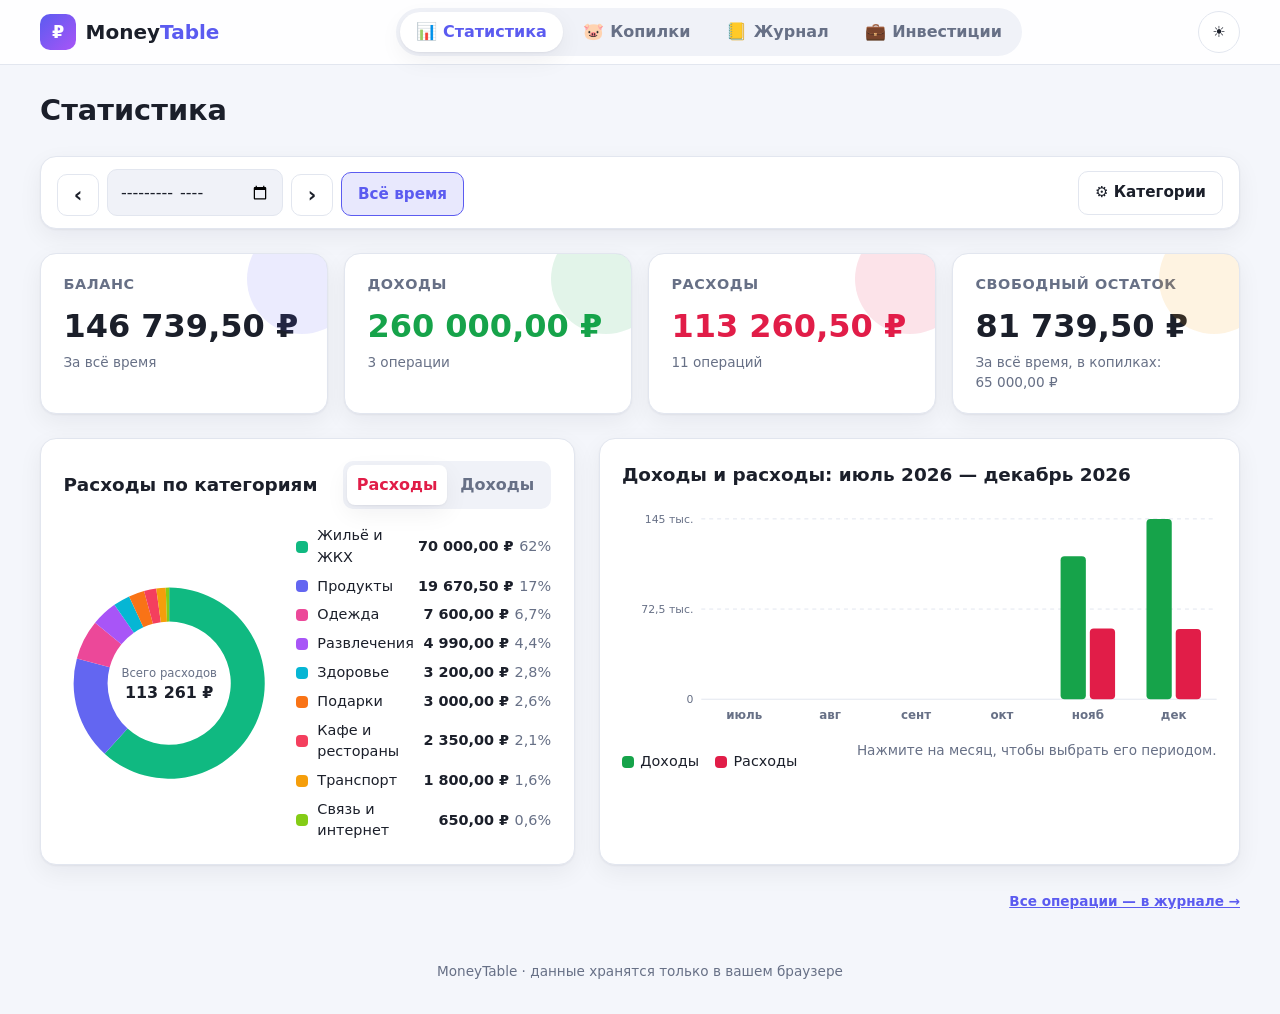
<file: index.html>
<!DOCTYPE html>
<html lang="ru">
<head>
  <meta charset="UTF-8">
  <meta name="viewport" content="width=device-width, initial-scale=1">
  <meta name="description" content="MoneyTable — простой учёт личных финансов и копилок в браузере">
  <title>Статистика — MoneyTable</title>
  <link rel="icon" href="data:image/svg+xml,%3Csvg xmlns='http://www.w3.org/2000/svg' viewBox='0 0 100 100'%3E%3Ctext y='.9em' font-size='90'%3E%F0%9F%92%B0%3C/text%3E%3C/svg%3E">
  <link rel="stylesheet" href="style.css">
  <script src="js/theme.js"></script>
</head>
<body data-page="stats">
  <a class="skip-link" href="#main">Перейти к содержимому</a>

  <header class="header">
    <div class="container header__inner">
      <a class="logo" href="index.html" aria-label="MoneyTable — на главную">
        <span class="logo__icon" aria-hidden="true">₽</span>
        <span class="logo__text" aria-hidden="true">Money<span>Table</span></span>
      </a>
      <nav class="nav" aria-label="Разделы">
        <ul class="nav__list">
          <li><a class="nav__link" href="index.html" aria-current="page"><span class="nav__icon" aria-hidden="true">📊</span>Статистика</a></li>
          <li><a class="nav__link" href="goals.html"><span class="nav__icon" aria-hidden="true">🐷</span>Копилки</a></li>
          <li><a class="nav__link" href="journal.html"><span class="nav__icon" aria-hidden="true">📒</span>Журнал</a></li>
          <li><a class="nav__link" href="investments.html"><span class="nav__icon" aria-hidden="true">💼</span>Инвестиции</a></li>
        </ul>
      </nav>
      <button id="themeToggle" class="btn btn--icon" type="button" aria-label="Переключить тему" title="Переключить тему">
        <span class="theme-icon theme-icon--sun" aria-hidden="true">☀️</span>
        <span class="theme-icon theme-icon--moon" aria-hidden="true">🌙</span>
      </button>
    </div>
  </header>

  <main id="main" class="container main" tabindex="-1">
    <h1 class="page-title">Статистика</h1>

    <section class="period panel panel--compact" aria-label="Период">
      <div class="period__controls">
        <button type="button" class="btn btn--ghost btn--square" id="periodPrev" aria-label="Предыдущий месяц" title="Предыдущий месяц">‹</button>
        <div class="field period__field">
          <label for="period">Месяц</label>
          <input type="month" id="period">
        </div>
        <button type="button" class="btn btn--ghost btn--square" id="periodNext" aria-label="Следующий месяц" title="Следующий месяц">›</button>
        <button type="button" class="btn btn--ghost" id="periodAll" aria-pressed="true">Всё время</button>
      </div>
      <button type="button" class="btn btn--ghost" data-open-categories>⚙ Категории</button>
    </section>

    <section class="cards" aria-label="Сводка">
      <article class="card card--balance">
        <h2 class="card__title">Баланс</h2>
        <p class="card__value" id="sumBalance" aria-live="polite">0 ₽</p>
        <p class="card__hint" id="periodLabel">За всё время</p>
      </article>
      <article class="card card--income">
        <h2 class="card__title">Доходы</h2>
        <p class="card__value" id="sumIncome" aria-live="polite">0 ₽</p>
        <p class="card__hint" id="countIncome">0 операций</p>
      </article>
      <article class="card card--expense">
        <h2 class="card__title">Расходы</h2>
        <p class="card__value" id="sumExpense" aria-live="polite">0 ₽</p>
        <p class="card__hint" id="countExpense">0 операций</p>
      </article>
      <article class="card card--free">
        <h2 class="card__title">Свободный остаток</h2>
        <p class="card__value" id="sumFree" aria-live="polite" aria-describedby="freeNote">0 ₽</p>
        <p class="card__hint" id="freeHint">В копилках: 0 ₽</p>
        <p class="sr-only" id="freeNote">Баланс за всё время минус деньги, отложенные в копилки</p>
      </article>
    </section>

    <div class="grid grid--stats">
      <section class="panel" aria-labelledby="chartTitle">
        <div class="panel__head">
          <h2 class="panel__title" id="chartTitle">Расходы по категориям</h2>
          <fieldset class="segmented segmented--inline">
            <legend class="sr-only">Что показать на диаграмме</legend>
            <input type="radio" name="chartType" id="chartExpense" value="expense" checked>
            <label for="chartExpense">Расходы</label>
            <input type="radio" name="chartType" id="chartIncome" value="income">
            <label for="chartIncome">Доходы</label>
          </fieldset>
        </div>
        <div class="chart">
          <svg id="chart" class="chart__svg" viewBox="0 0 200 200" role="img" aria-labelledby="chartDesc">
            <title id="chartDesc">Диаграмма по категориям</title>
          </svg>
          <ul class="legend" id="legend" aria-label="Легенда диаграммы"></ul>
        </div>
      </section>

      <section class="panel" aria-labelledby="monthlyTitle">
        <h2 class="panel__title" id="monthlyTitle">Доходы и расходы по месяцам</h2>
        <svg id="monthly" class="bars" viewBox="0 0 600 236" role="group" aria-labelledby="monthlyDesc">
          <title id="monthlyDesc">Доходы и расходы по месяцам</title>
        </svg>
        <div class="bars__foot">
          <ul class="bars__legend" aria-hidden="true">
            <li><span class="legend__dot bars__key--income"></span>Доходы</li>
            <li><span class="legend__dot bars__key--expense"></span>Расходы</li>
          </ul>
          <p class="panel__note bars__note">Нажмите на месяц, чтобы выбрать его периодом.</p>
        </div>
      </section>
    </div>

    <p class="page-links"><a class="link-btn" href="journal.html">Все операции — в журнале →</a></p>
  </main>

  <footer class="footer">
    <div class="container">MoneyTable · данные хранятся только в вашем браузере</div>
  </footer>

  <div class="toast" id="toast" role="status" aria-live="polite"></div>

  <script src="js/common.js"></script>
  <script src="js/stats.js"></script>
</body>
</html>
</file>
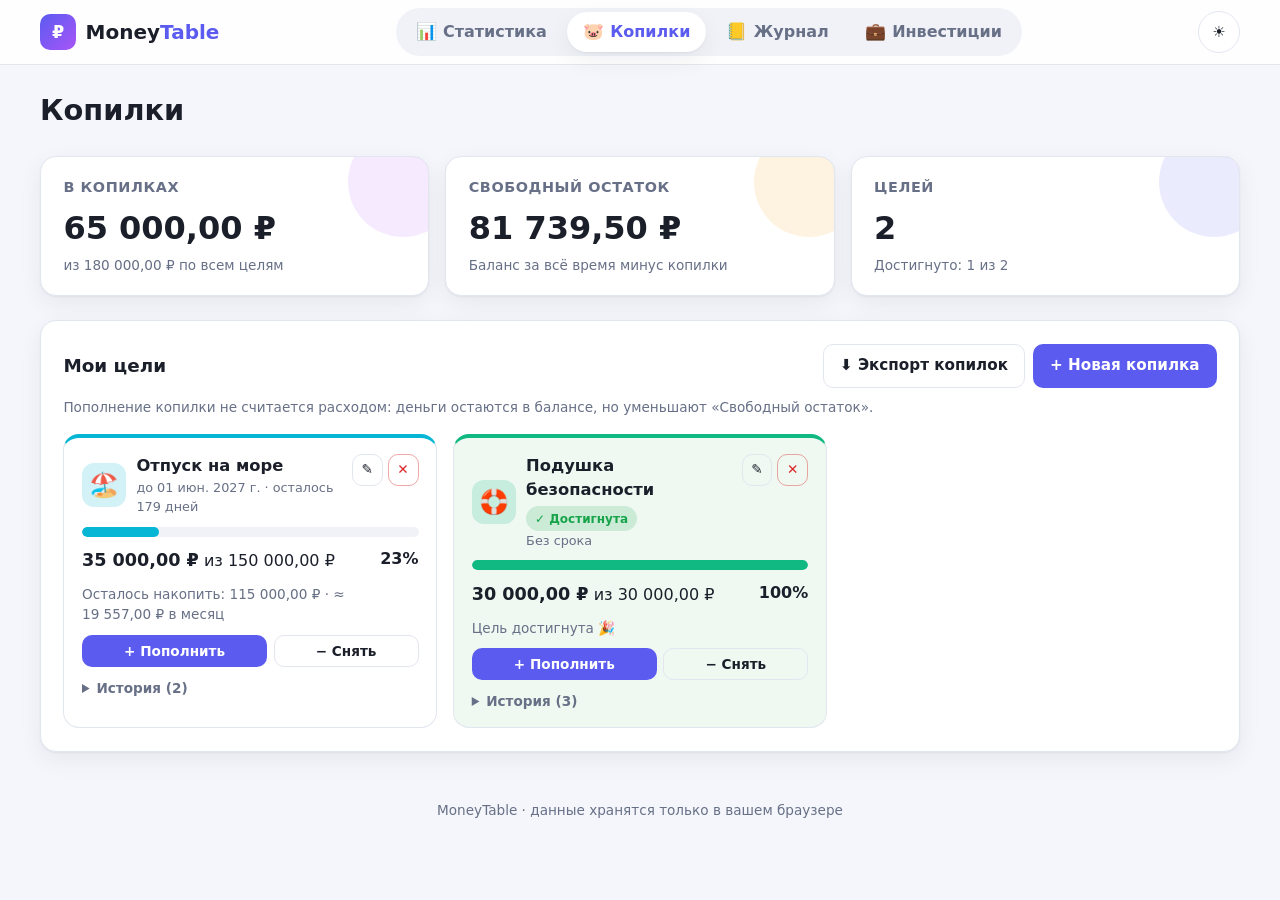
<file: goals.html>
<!DOCTYPE html>
<html lang="ru">
<head>
  <meta charset="UTF-8">
  <meta name="viewport" content="width=device-width, initial-scale=1">
  <meta name="description" content="MoneyTable — копилки и финансовые цели">
  <title>Копилки — MoneyTable</title>
  <link rel="icon" href="data:image/svg+xml,%3Csvg xmlns='http://www.w3.org/2000/svg' viewBox='0 0 100 100'%3E%3Ctext y='.9em' font-size='90'%3E%F0%9F%92%B0%3C/text%3E%3C/svg%3E">
  <link rel="stylesheet" href="style.css">
  <script src="js/theme.js"></script>
</head>
<body data-page="goals">
  <a class="skip-link" href="#main">Перейти к содержимому</a>

  <header class="header">
    <div class="container header__inner">
      <a class="logo" href="index.html" aria-label="MoneyTable — на главную">
        <span class="logo__icon" aria-hidden="true">₽</span>
        <span class="logo__text" aria-hidden="true">Money<span>Table</span></span>
      </a>
      <nav class="nav" aria-label="Разделы">
        <ul class="nav__list">
          <li><a class="nav__link" href="index.html"><span class="nav__icon" aria-hidden="true">📊</span>Статистика</a></li>
          <li><a class="nav__link" href="goals.html" aria-current="page"><span class="nav__icon" aria-hidden="true">🐷</span>Копилки</a></li>
          <li><a class="nav__link" href="journal.html"><span class="nav__icon" aria-hidden="true">📒</span>Журнал</a></li>
          <li><a class="nav__link" href="investments.html"><span class="nav__icon" aria-hidden="true">💼</span>Инвестиции</a></li>
        </ul>
      </nav>
      <button id="themeToggle" class="btn btn--icon" type="button" aria-label="Переключить тему" title="Переключить тему">
        <span class="theme-icon theme-icon--sun" aria-hidden="true">☀️</span>
        <span class="theme-icon theme-icon--moon" aria-hidden="true">🌙</span>
      </button>
    </div>
  </header>

  <main id="main" class="container main" tabindex="-1">
    <h1 class="page-title">Копилки</h1>

    <section class="cards cards--3" aria-label="Сводка по копилкам">
      <article class="card card--goals">
        <h2 class="card__title">В копилках</h2>
        <p class="card__value" id="sumInGoals" aria-live="polite">0 ₽</p>
        <p class="card__hint" id="inGoalsHint">Копилок пока нет</p>
      </article>
      <article class="card card--free">
        <h2 class="card__title">Свободный остаток</h2>
        <p class="card__value" id="sumFree" aria-live="polite">0 ₽</p>
        <p class="card__hint" id="freeHint">Баланс за всё время минус копилки</p>
      </article>
      <article class="card card--balance">
        <h2 class="card__title">Целей</h2>
        <p class="card__value" id="sumGoals" aria-live="polite">0</p>
        <p class="card__hint" id="goalsHint">Создайте первую цель</p>
      </article>
    </section>

    <section class="panel" aria-labelledby="goalsTitle">
      <div class="panel__head">
        <h2 class="panel__title" id="goalsTitle">Мои цели</h2>
        <div class="toolbar">
          <button type="button" class="btn btn--ghost" id="exportGoalsCsv">⬇ Экспорт копилок</button>
          <button type="button" class="btn btn--primary" id="addGoal">+ Новая копилка</button>
        </div>
      </div>
      <p class="panel__note">Пополнение копилки не считается расходом: деньги остаются в балансе, но уменьшают «Свободный остаток».</p>
      <div class="goals" id="goalsList"></div>
      <p class="empty" id="goalsEmpty" hidden>Копилок пока нет. Создайте первую цель — например, «Отпуск» или «Подушка безопасности».</p>
    </section>
  </main>

  <footer class="footer">
    <div class="container">MoneyTable · данные хранятся только в вашем браузере</div>
  </footer>

  <!-- Создание и редактирование копилки -->
  <dialog class="dialog" id="goalDialog" aria-labelledby="goalDialogTitle">
    <form class="dialog__body" id="goalForm" novalidate>
      <div class="dialog__head">
        <h2 id="goalDialogTitle">Новая копилка</h2>
        <button type="button" class="btn btn--icon" data-close aria-label="Закрыть">✕</button>
      </div>
      <input type="hidden" id="goalId">
      <div class="field">
        <label for="goalName">Название</label>
        <input type="text" id="goalName" maxlength="40" placeholder="Например: Отпуск" required aria-describedby="goalNameError">
        <span class="field__error" id="goalNameError" role="alert"></span>
      </div>
      <div class="field">
        <label for="goalTarget">Цель, ₽</label>
        <input type="number" id="goalTarget" inputmode="decimal" min="1" step="0.01" placeholder="100000" required aria-describedby="goalTargetError">
        <span class="field__error" id="goalTargetError" role="alert"></span>
      </div>
      <div class="field">
        <label for="goalDeadline">Срок (необязательно)</label>
        <input type="date" id="goalDeadline" aria-describedby="goalDeadlineError">
        <span class="field__error" id="goalDeadlineError" role="alert"></span>
      </div>
      <div class="form-row">
        <div class="field">
          <label for="goalEmoji">Эмодзи</label>
          <input type="text" id="goalEmoji" maxlength="8" placeholder="🎯">
        </div>
        <div class="field">
          <label for="goalColor">Цвет</label>
          <input type="color" class="color-input color-input--wide" id="goalColor" value="#6366f1">
        </div>
      </div>
      <div class="dialog__actions">
        <button type="button" class="btn btn--ghost" data-close>Отмена</button>
        <button type="submit" class="btn btn--primary" id="goalSubmit">Создать</button>
      </div>
    </form>
  </dialog>

  <!-- Пополнение / снятие -->
  <dialog class="dialog dialog--small" id="moveDialog" aria-labelledby="moveTitle">
    <form class="dialog__body" id="moveForm" novalidate>
      <div class="dialog__head">
        <h2 id="moveTitle">Копилка</h2>
        <button type="button" class="btn btn--icon" data-close aria-label="Закрыть">✕</button>
      </div>
      <input type="hidden" id="moveGoalId">
      <fieldset class="segmented">
        <legend class="sr-only">Действие</legend>
        <input type="radio" name="moveKind" id="moveDeposit" value="deposit" checked>
        <label for="moveDeposit">Пополнить</label>
        <input type="radio" name="moveKind" id="moveWithdraw" value="withdraw">
        <label for="moveWithdraw">Снять</label>
      </fieldset>
      <p class="dialog__note" id="moveHint" aria-live="polite"></p>
      <div class="field">
        <label for="moveAmount">Сумма, ₽</label>
        <input type="number" id="moveAmount" inputmode="decimal" min="0.01" step="0.01" placeholder="0,00" required aria-describedby="moveAmountError">
        <span class="field__error" id="moveAmountError" role="alert"></span>
      </div>
      <div class="field">
        <label for="moveDate">Дата</label>
        <input type="date" id="moveDate" required aria-describedby="moveDateError">
        <span class="field__error" id="moveDateError" role="alert"></span>
      </div>
      <div class="field">
        <label for="moveComment">Комментарий</label>
        <input type="text" id="moveComment" maxlength="120" placeholder="Необязательно">
      </div>
      <div class="dialog__actions">
        <button type="button" class="btn btn--ghost" data-close>Отмена</button>
        <button type="submit" class="btn btn--primary" id="moveSubmit">Пополнить</button>
      </div>
    </form>
  </dialog>


  <div class="toast" id="toast" role="status" aria-live="polite"></div>

  <script src="js/common.js"></script>
  <script src="js/goals.js"></script>
</body>
</html>
</file>
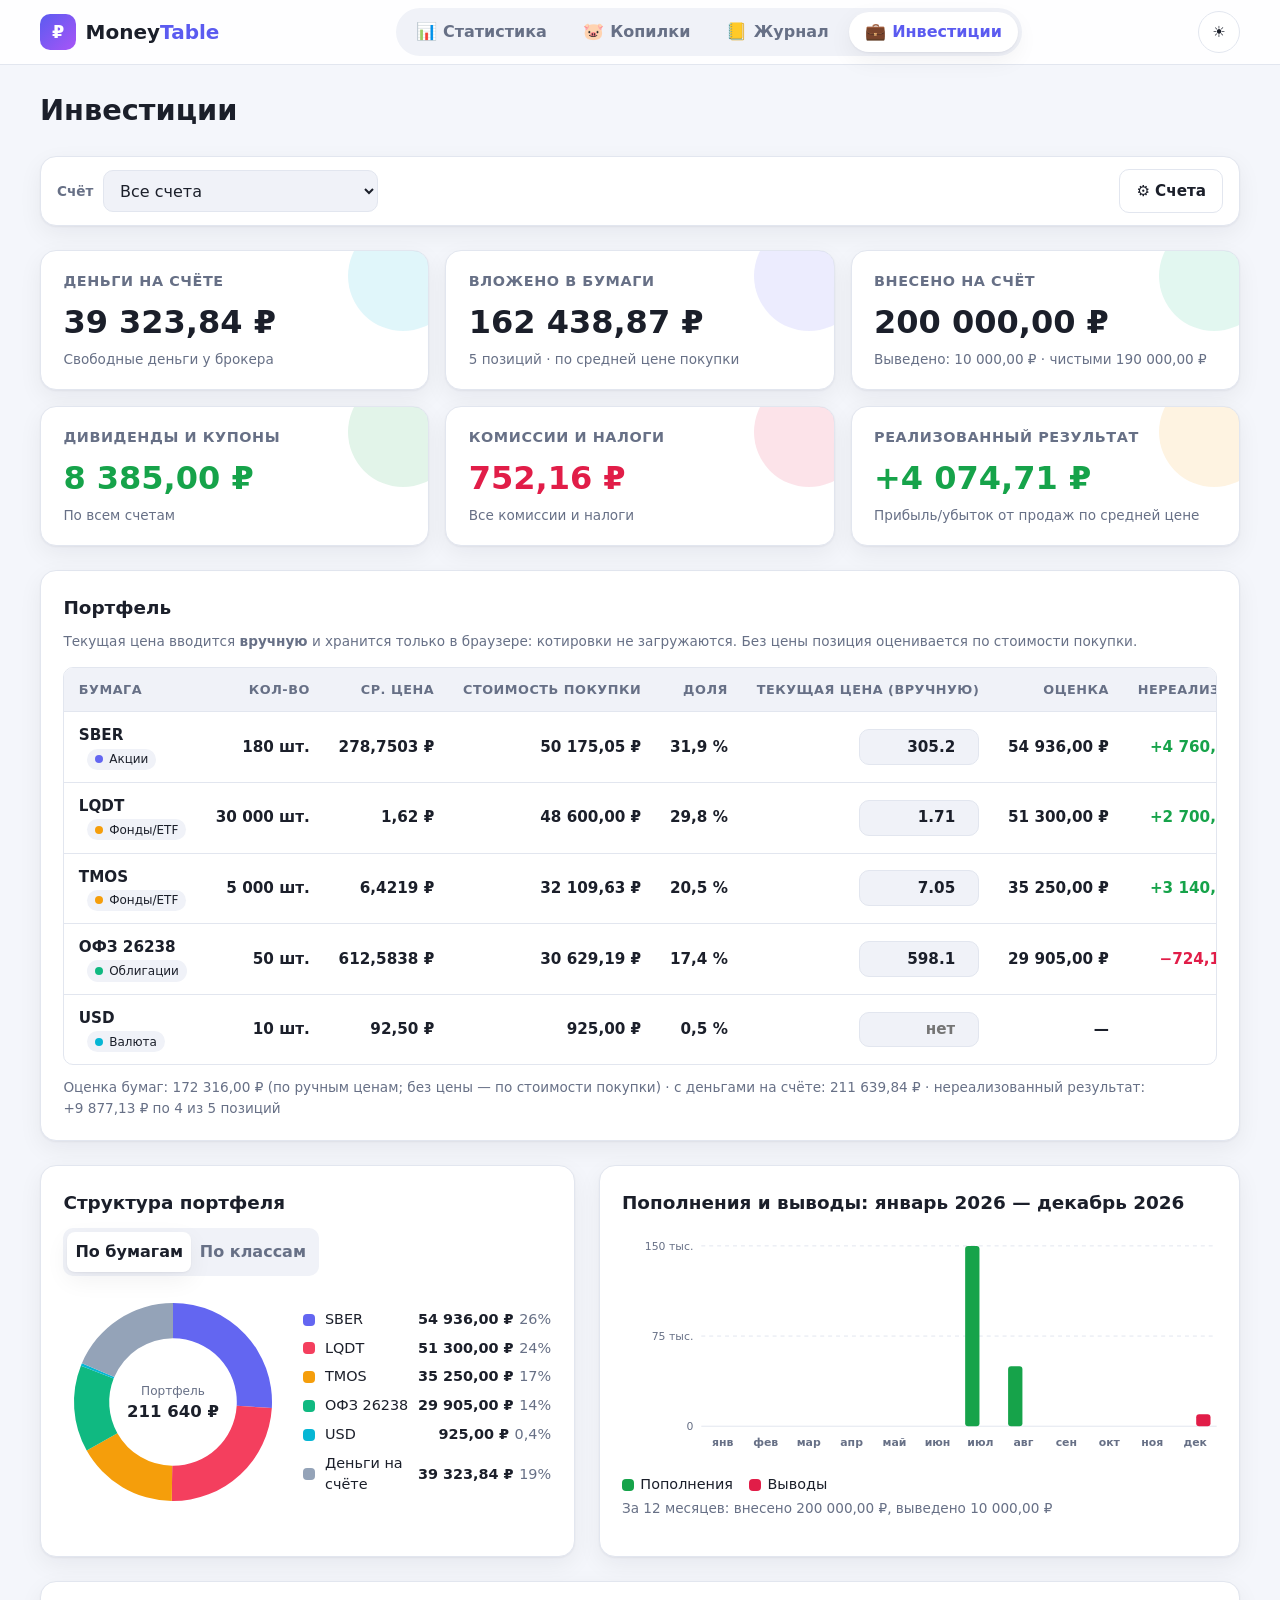
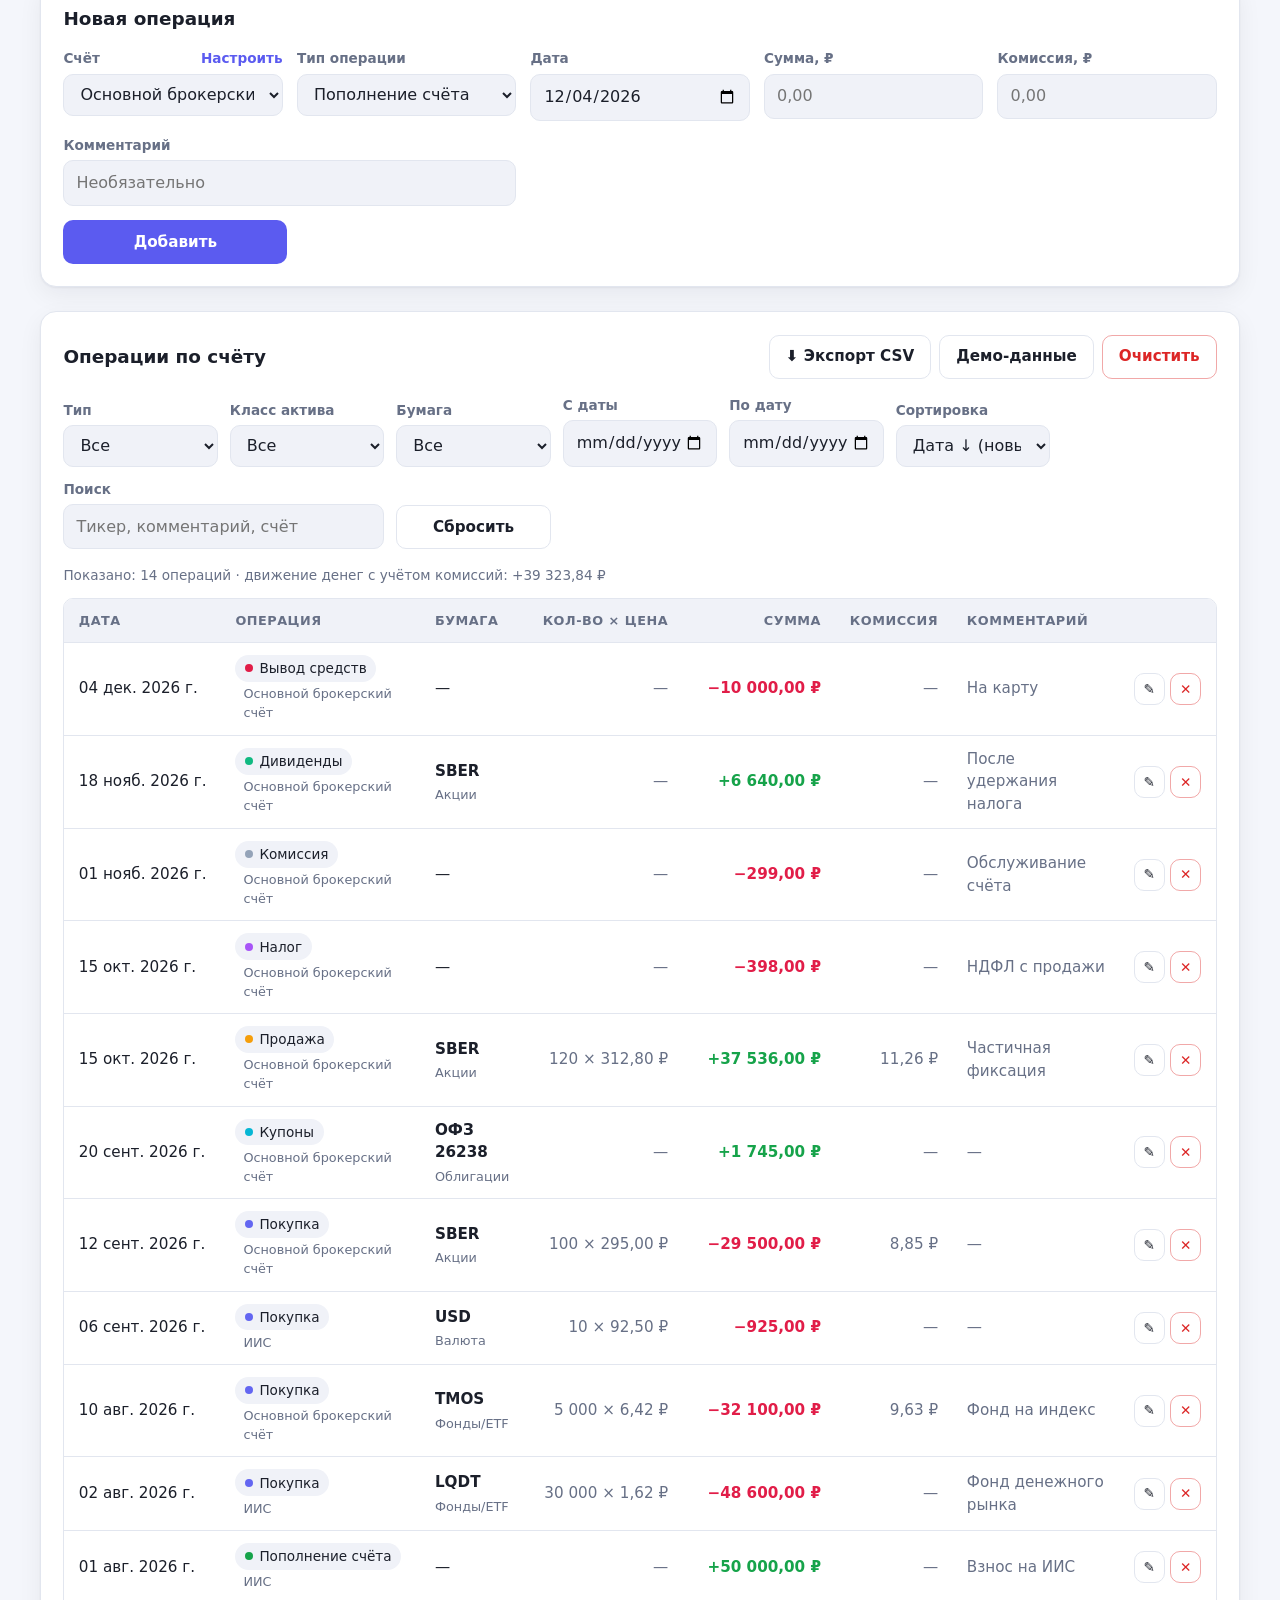
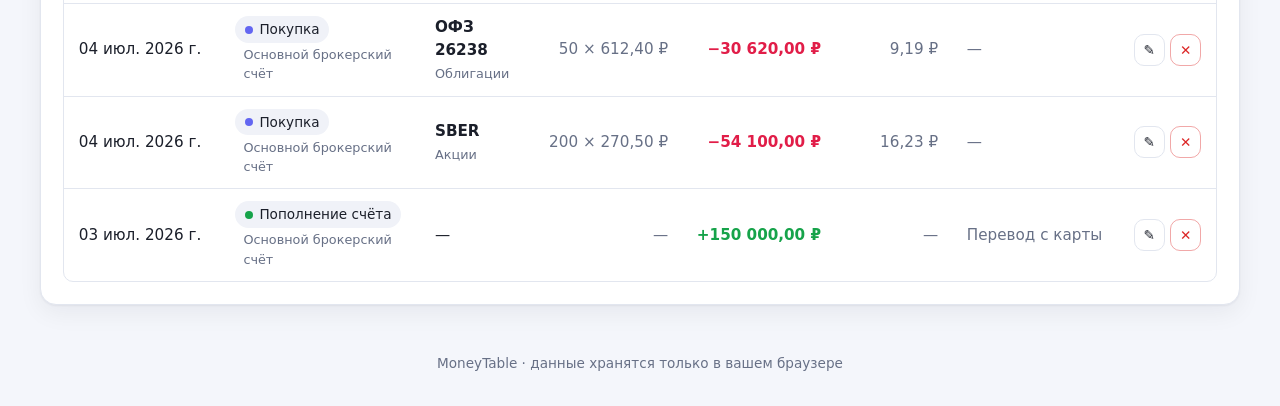
<file: investments.html>
<!DOCTYPE html>
<html lang="ru">
<head>
  <meta charset="UTF-8">
  <meta name="viewport" content="width=device-width, initial-scale=1">
  <meta name="description" content="MoneyTable — учёт операций по брокерским счетам">
  <title>Инвестиции — MoneyTable</title>
  <link rel="icon" href="data:image/svg+xml,%3Csvg xmlns='http://www.w3.org/2000/svg' viewBox='0 0 100 100'%3E%3Ctext y='.9em' font-size='90'%3E%F0%9F%92%B0%3C/text%3E%3C/svg%3E">
  <link rel="stylesheet" href="style.css">
  <script src="js/theme.js"></script>
</head>
<body data-page="investments">
  <a class="skip-link" href="#main">Перейти к содержимому</a>

  <header class="header">
    <div class="container header__inner">
      <a class="logo" href="index.html" aria-label="MoneyTable — на главную">
        <span class="logo__icon" aria-hidden="true">₽</span>
        <span class="logo__text" aria-hidden="true">Money<span>Table</span></span>
      </a>
      <nav class="nav" aria-label="Разделы">
        <ul class="nav__list">
          <li><a class="nav__link" href="index.html"><span class="nav__icon" aria-hidden="true">📊</span>Статистика</a></li>
          <li><a class="nav__link" href="goals.html"><span class="nav__icon" aria-hidden="true">🐷</span>Копилки</a></li>
          <li><a class="nav__link" href="journal.html"><span class="nav__icon" aria-hidden="true">📒</span>Журнал</a></li>
          <li><a class="nav__link" href="investments.html" aria-current="page"><span class="nav__icon" aria-hidden="true">💼</span>Инвестиции</a></li>
        </ul>
      </nav>
      <button id="themeToggle" class="btn btn--icon" type="button" aria-label="Переключить тему" title="Переключить тему">
        <span class="theme-icon theme-icon--sun" aria-hidden="true">☀️</span>
        <span class="theme-icon theme-icon--moon" aria-hidden="true">🌙</span>
      </button>
    </div>
  </header>

  <main id="main" class="container main" tabindex="-1">
    <h1 class="page-title">Инвестиции</h1>

    <section class="period panel panel--compact" aria-label="Брокерский счёт">
      <div class="period__controls">
        <div class="field account-field">
          <label for="accFilter">Счёт</label>
          <select id="accFilter"></select>
        </div>
      </div>
      <button type="button" class="btn btn--ghost" data-open-accounts>⚙ Счета</button>
    </section>

    <section class="cards cards--3 cards--inv" aria-label="Сводка по портфелю">
      <article class="card card--cash">
        <h2 class="card__title">Деньги на счёте</h2>
        <p class="card__value" id="sumCash" aria-live="polite">0 ₽</p>
        <p class="card__hint" id="cashHint">Свободный остаток у брокера</p>
      </article>
      <article class="card card--invested">
        <h2 class="card__title">Вложено в бумаги</h2>
        <p class="card__value" id="sumInvested" aria-live="polite">0 ₽</p>
        <p class="card__hint" id="investedHint">По средней цене покупки</p>
      </article>
      <article class="card card--deposited">
        <h2 class="card__title">Внесено на счёт</h2>
        <p class="card__value" id="sumDeposited" aria-live="polite">0 ₽</p>
        <p class="card__hint" id="depositedHint">Выведено: 0 ₽</p>
      </article>
      <article class="card card--income">
        <h2 class="card__title">Дивиденды и купоны</h2>
        <p class="card__value" id="sumIncomeInv" aria-live="polite">0 ₽</p>
        <p class="card__hint" id="incomeHint">Получено за всё время</p>
      </article>
      <article class="card card--expense">
        <h2 class="card__title">Комиссии и налоги</h2>
        <p class="card__value" id="sumCosts" aria-live="polite">0 ₽</p>
        <p class="card__hint">Все комиссии и налоги</p>
      </article>
      <article class="card card--pnl">
        <h2 class="card__title">Реализованный результат</h2>
        <p class="card__value" id="sumRealized" aria-live="polite">0 ₽</p>
        <p class="card__hint">Прибыль/убыток от продаж по средней цене</p>
      </article>
    </section>

    <section class="panel" aria-labelledby="holdTitle">
      <div class="panel__head">
        <h2 class="panel__title" id="holdTitle">Портфель</h2>
      </div>
      <p class="panel__note">Текущая цена вводится <strong>вручную</strong> и хранится только в браузере: котировки не загружаются. Без цены позиция оценивается по стоимости покупки.</p>
      <p class="alert" id="dataWarning" role="alert" hidden></p>
      <div class="table-wrap">
        <table class="table table--inv">
          <caption class="sr-only">Позиции в портфеле</caption>
          <thead>
            <tr>
              <th scope="col">Бумага</th>
              <th scope="col" class="num">Кол-во</th>
              <th scope="col" class="num">Ср. цена</th>
              <th scope="col" class="num">Стоимость покупки</th>
              <th scope="col" class="num">Доля</th>
              <th scope="col" class="num">Текущая цена (вручную)</th>
              <th scope="col" class="num">Оценка</th>
              <th scope="col" class="num">Нереализ. результат</th>
            </tr>
          </thead>
          <tbody id="holdBody"></tbody>
        </table>
        <p class="empty" id="holdEmpty" hidden>Открытых позиций нет.</p>
      </div>
      <p class="list-totals hold-totals" id="holdTotals" aria-live="polite"></p>
    </section>

    <div class="grid grid--stats">
      <section class="panel" aria-labelledby="structTitle">
        <div class="panel__head">
          <h2 class="panel__title" id="structTitle">Структура портфеля</h2>
          <fieldset class="segmented segmented--inline">
            <legend class="sr-only">Группировка диаграммы</legend>
            <input type="radio" name="structBy" id="structTicker" value="ticker" checked>
            <label for="structTicker">По бумагам</label>
            <input type="radio" name="structBy" id="structClass" value="class">
            <label for="structClass">По классам</label>
          </fieldset>
        </div>
        <div class="chart">
          <svg id="structChart" class="chart__svg" viewBox="0 0 200 200" role="img" aria-labelledby="structDesc">
            <title id="structDesc">Структура портфеля</title>
          </svg>
          <ul class="legend" id="structLegend" aria-label="Легенда структуры портфеля"></ul>
        </div>
      </section>

      <section class="panel" aria-labelledby="flowTitle">
        <h2 class="panel__title" id="flowTitle">Пополнения и выводы по месяцам</h2>
        <svg id="flowChart" class="bars" viewBox="0 0 600 236" role="img" aria-labelledby="flowDesc">
          <title id="flowDesc">Пополнения и выводы по месяцам</title>
        </svg>
        <div class="bars__foot">
          <ul class="bars__legend" aria-hidden="true">
            <li><span class="legend__dot bars__key--income"></span>Пополнения</li>
            <li><span class="legend__dot bars__key--expense"></span>Выводы</li>
          </ul>
          <p class="panel__note bars__note" id="flowNote"></p>
        </div>
      </section>
    </div>

    <div class="stack">
      <section class="panel" aria-labelledby="formTitle">
        <div class="panel__head">
          <h2 class="panel__title" id="formTitle">Новая операция</h2>
        </div>
        <form id="opForm" class="form form--inv" novalidate>
          <input type="hidden" id="opId">
          <div class="field">
            <div class="field__row">
              <label for="opAccount">Счёт</label>
              <button type="button" class="link-btn" data-open-accounts>Настроить</button>
            </div>
            <select id="opAccount" required></select>
          </div>
          <div class="form-row">
            <div class="field">
              <label for="opType">Тип операции</label>
              <select id="opType" required>
                <option value="deposit">Пополнение счёта</option>
                <option value="withdraw">Вывод средств</option>
                <option value="buy">Покупка</option>
                <option value="sell">Продажа</option>
                <option value="dividend">Дивиденды</option>
                <option value="coupon">Купоны</option>
                <option value="fee">Комиссия</option>
                <option value="tax">Налог</option>
              </select>
            </div>
            <div class="field">
              <label for="opDate">Дата</label>
              <input type="date" id="opDate" required aria-describedby="opDateError">
              <span class="field__error" id="opDateError" role="alert"></span>
            </div>
          </div>
          <div class="form-row" id="securityFields">
            <div class="field">
              <label for="opTicker">Тикер или название</label>
              <input type="text" id="opTicker" list="tickerList" maxlength="24" autocomplete="off" placeholder="Например: SBER" aria-describedby="opTickerError holdHint">
              <datalist id="tickerList"></datalist>
              <span class="field__error" id="opTickerError" role="alert"></span>
            </div>
            <div class="field">
              <label for="opClass">Класс актива</label>
              <select id="opClass">
                <option value="stock">Акции</option>
                <option value="bond">Облигации</option>
                <option value="fund">Фонды/ETF</option>
                <option value="currency">Валюта</option>
                <option value="other">Другое</option>
              </select>
            </div>
          </div>
          <p class="hold-hint" id="holdHint" aria-live="polite"></p>
          <div class="form-row" id="tradeFields">
            <div class="field">
              <label for="opQty">Количество, шт.</label>
              <input type="number" id="opQty" inputmode="decimal" min="0" step="any" placeholder="0" aria-describedby="opQtyError">
              <span class="field__error" id="opQtyError" role="alert"></span>
            </div>
            <div class="field">
              <label for="opPrice">Цена за штуку, ₽</label>
              <input type="number" id="opPrice" inputmode="decimal" min="0" step="any" placeholder="0,00" aria-describedby="opPriceError">
              <span class="field__error" id="opPriceError" role="alert"></span>
            </div>
          </div>
          <div class="form-row">
            <div class="field">
              <label for="opAmount" id="opAmountLabel">Сумма, ₽</label>
              <input type="number" id="opAmount" inputmode="decimal" min="0" step="0.01" placeholder="0,00" aria-describedby="opAmountError">
              <span class="field__error" id="opAmountError" role="alert"></span>
            </div>
            <div class="field" id="feeField">
              <label for="opFee">Комиссия, ₽</label>
              <input type="number" id="opFee" inputmode="decimal" min="0" step="0.01" placeholder="0,00" aria-describedby="opFeeError">
              <span class="field__error" id="opFeeError" role="alert"></span>
            </div>
          </div>
          <div class="field field--comment">
            <label for="opComment">Комментарий</label>
            <input type="text" id="opComment" maxlength="120" placeholder="Необязательно">
          </div>
          <p class="field__error form__error" id="opFormError" role="alert"></p>
          <div class="form__actions">
            <button type="submit" class="btn btn--primary" id="opSubmit">Добавить</button>
            <button type="button" class="btn btn--ghost" id="opCancel" hidden>Отмена</button>
          </div>
        </form>
      </section>

      <section class="panel" aria-labelledby="opsTitle">
        <div class="panel__head">
          <h2 class="panel__title" id="opsTitle">Операции по счёту</h2>
          <div class="toolbar">
            <button type="button" class="btn btn--ghost" id="exportCsv">⬇ Экспорт CSV</button>
            <button type="button" class="btn btn--ghost" id="loadDemo">Демо-данные</button>
            <button type="button" class="btn btn--danger" id="clearInvest">Очистить</button>
          </div>
        </div>

        <form class="filters" id="filters" role="search" aria-label="Фильтры операций" onsubmit="return false">
          <div class="field">
            <label for="fType">Тип</label>
            <select id="fType">
              <option value="all">Все</option>
              <option value="deposit">Пополнение счёта</option>
              <option value="withdraw">Вывод средств</option>
              <option value="buy">Покупка</option>
              <option value="sell">Продажа</option>
              <option value="dividend">Дивиденды</option>
              <option value="coupon">Купоны</option>
              <option value="fee">Комиссия</option>
              <option value="tax">Налог</option>
            </select>
          </div>
          <div class="field">
            <label for="fClass">Класс актива</label>
            <select id="fClass">
              <option value="all">Все</option>
              <option value="stock">Акции</option>
              <option value="bond">Облигации</option>
              <option value="fund">Фонды/ETF</option>
              <option value="currency">Валюта</option>
              <option value="other">Другое</option>
            </select>
          </div>
          <div class="field">
            <label for="fTicker">Бумага</label>
            <select id="fTicker"><option value="all">Все</option></select>
          </div>
          <div class="field">
            <label for="fFrom">С даты</label>
            <input type="date" id="fFrom">
          </div>
          <div class="field">
            <label for="fTo">По дату</label>
            <input type="date" id="fTo">
          </div>
          <div class="field">
            <label for="fSort">Сортировка</label>
            <select id="fSort">
              <option value="date-desc">Дата ↓ (новые)</option>
              <option value="date-asc">Дата ↑ (старые)</option>
              <option value="amount-desc">Сумма ↓</option>
              <option value="amount-asc">Сумма ↑</option>
              <option value="ticker">Бумага (А→Я)</option>
            </select>
          </div>
          <div class="field field--grow">
            <label for="fSearch">Поиск</label>
            <input type="search" id="fSearch" placeholder="Тикер, комментарий, счёт">
          </div>
          <button type="button" class="btn btn--ghost filters__reset" id="resetFilters">Сбросить</button>
        </form>

        <p class="alert" id="opsError" role="alert" hidden></p>
        <p class="list-totals" id="listTotals" aria-live="polite"></p>
        <div class="table-wrap">
          <table class="table table--inv table--ops">
            <caption class="sr-only">Операции по брокерским счетам</caption>
            <thead>
              <tr>
                <th scope="col">Дата</th>
                <th scope="col">Операция</th>
                <th scope="col">Бумага</th>
                <th scope="col" class="num">Кол-во × цена</th>
                <th scope="col" class="num">Сумма</th>
                <th scope="col" class="num">Комиссия</th>
                <th scope="col">Комментарий</th>
                <th scope="col"><span class="sr-only">Действия</span></th>
              </tr>
            </thead>
            <tbody id="opsBody"></tbody>
          </table>
          <p class="empty" id="opsEmpty" hidden>Операций пока нет.</p>
        </div>
      </section>
    </div>
  </main>

  <dialog class="dialog" id="accDialog" aria-labelledby="accDialogTitle">
    <div class="dialog__body">
      <div class="dialog__head">
        <h2 id="accDialogTitle">Брокерские счета</h2>
        <button type="button" class="btn btn--icon" data-close aria-label="Закрыть">✕</button>
      </div>
      <p class="field__error" id="accError" role="alert"></p>
      <ul class="cat-list" id="accList" aria-label="Список счетов"></ul>
      <form class="cat-add acc-add" id="accAddForm" novalidate>
        <input type="text" class="input" id="accNewName" maxlength="40" placeholder="Например: ИИС" aria-label="Название нового счёта" aria-describedby="accNewNameError" autocomplete="off">
        <button type="submit" class="btn btn--primary">Добавить</button>
        <span class="field__error cat-add__error" id="accNewNameError" role="alert"></span>
      </form>
      <p class="dialog__note">Удаление счёта удаляет и все его операции. Изменения сохраняются сразу.</p>
    </div>
  </dialog>

  <footer class="footer">
    <div class="container">MoneyTable · данные хранятся только в вашем браузере</div>
  </footer>

  <div class="toast" id="toast" role="status" aria-live="polite"></div>

  <script src="js/common.js"></script>
  <script src="js/investments.js"></script>
</body>
</html>
</file>
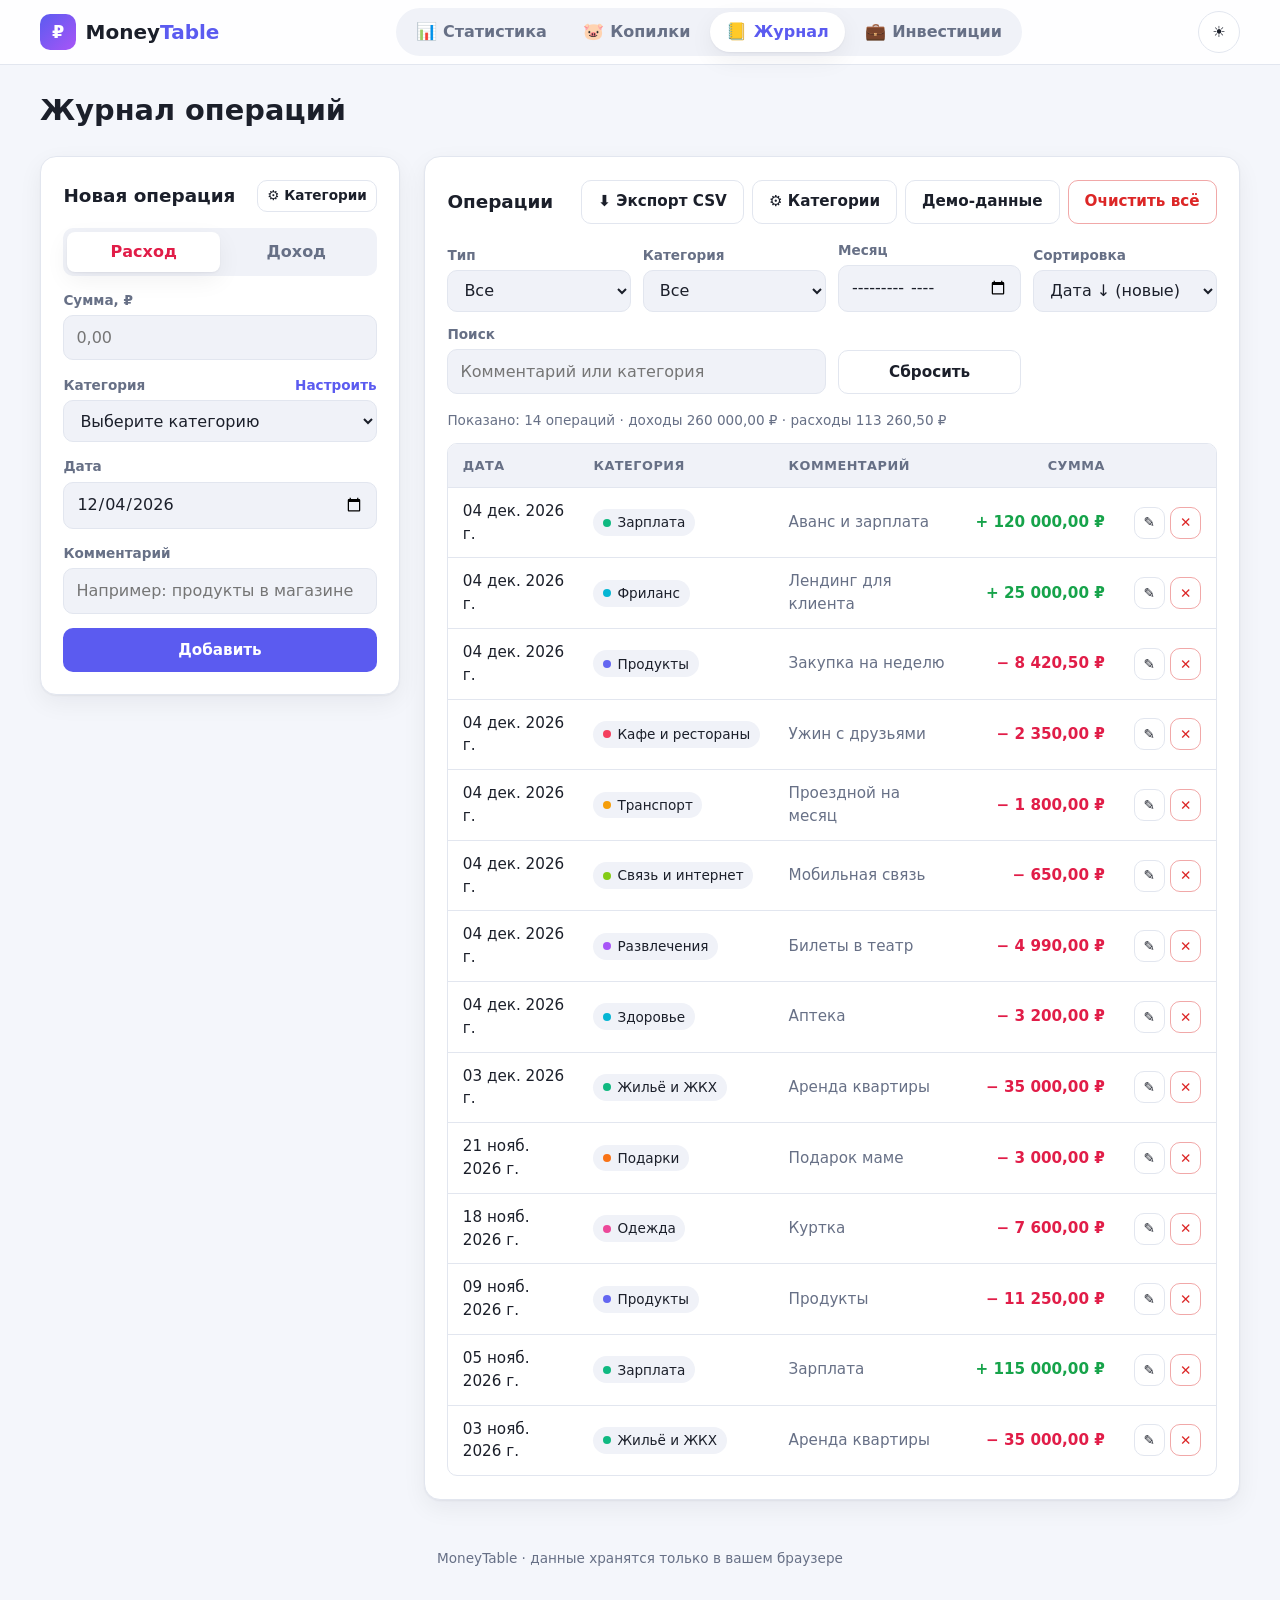
<file: journal.html>
<!DOCTYPE html>
<html lang="ru">
<head>
  <meta charset="UTF-8">
  <meta name="viewport" content="width=device-width, initial-scale=1">
  <meta name="description" content="MoneyTable — журнал доходов и расходов">
  <title>Журнал — MoneyTable</title>
  <link rel="icon" href="data:image/svg+xml,%3Csvg xmlns='http://www.w3.org/2000/svg' viewBox='0 0 100 100'%3E%3Ctext y='.9em' font-size='90'%3E%F0%9F%92%B0%3C/text%3E%3C/svg%3E">
  <link rel="stylesheet" href="style.css">
  <script src="js/theme.js"></script>
</head>
<body data-page="journal">
  <a class="skip-link" href="#main">Перейти к содержимому</a>

  <header class="header">
    <div class="container header__inner">
      <a class="logo" href="index.html" aria-label="MoneyTable — на главную">
        <span class="logo__icon" aria-hidden="true">₽</span>
        <span class="logo__text" aria-hidden="true">Money<span>Table</span></span>
      </a>
      <nav class="nav" aria-label="Разделы">
        <ul class="nav__list">
          <li><a class="nav__link" href="index.html"><span class="nav__icon" aria-hidden="true">📊</span>Статистика</a></li>
          <li><a class="nav__link" href="goals.html"><span class="nav__icon" aria-hidden="true">🐷</span>Копилки</a></li>
          <li><a class="nav__link" href="journal.html" aria-current="page"><span class="nav__icon" aria-hidden="true">📒</span>Журнал</a></li>
          <li><a class="nav__link" href="investments.html"><span class="nav__icon" aria-hidden="true">💼</span>Инвестиции</a></li>
        </ul>
      </nav>
      <button id="themeToggle" class="btn btn--icon" type="button" aria-label="Переключить тему" title="Переключить тему">
        <span class="theme-icon theme-icon--sun" aria-hidden="true">☀️</span>
        <span class="theme-icon theme-icon--moon" aria-hidden="true">🌙</span>
      </button>
    </div>
  </header>

  <main id="main" class="container main" tabindex="-1">
    <h1 class="page-title">Журнал операций</h1>

    <div class="grid grid--journal">
      <section class="panel panel--sticky" aria-labelledby="formTitle">
        <div class="panel__head">
          <h2 class="panel__title" id="formTitle">Новая операция</h2>
          <button type="button" class="btn btn--ghost btn--small" data-open-categories>⚙ Категории</button>
        </div>
        <form id="txForm" class="form" novalidate>
          <input type="hidden" id="txId">
          <fieldset class="segmented">
            <legend class="sr-only">Тип операции</legend>
            <input type="radio" name="type" id="typeExpense" value="expense" checked>
            <label for="typeExpense">Расход</label>
            <input type="radio" name="type" id="typeIncome" value="income">
            <label for="typeIncome">Доход</label>
          </fieldset>

          <div class="field">
            <label for="amount">Сумма, ₽</label>
            <input type="number" id="amount" name="amount" inputmode="decimal" min="0.01" step="0.01" placeholder="0,00" required aria-describedby="amountError">
            <span class="field__error" id="amountError" role="alert"></span>
          </div>

          <div class="field">
            <div class="field__row">
              <label for="category">Категория</label>
              <button type="button" class="link-btn" data-open-categories>Настроить</button>
            </div>
            <select id="category" name="category" required aria-describedby="categoryError"></select>
            <span class="field__error" id="categoryError" role="alert"></span>
          </div>

          <div class="field">
            <label for="date">Дата</label>
            <input type="date" id="date" name="date" required aria-describedby="dateError">
            <span class="field__error" id="dateError" role="alert"></span>
          </div>

          <div class="field">
            <label for="comment">Комментарий</label>
            <input type="text" id="comment" name="comment" maxlength="120" placeholder="Например: продукты в магазине">
          </div>

          <div class="form__actions">
            <button type="submit" class="btn btn--primary" id="submitBtn">Добавить</button>
            <button type="button" class="btn btn--ghost" id="cancelEdit" hidden>Отмена</button>
          </div>
        </form>
      </section>

      <section class="panel" aria-labelledby="listTitle">
        <div class="panel__head">
          <h2 class="panel__title" id="listTitle">Операции</h2>
          <div class="toolbar">
            <button type="button" class="btn btn--ghost" id="exportCsv">⬇ Экспорт CSV</button>
            <button type="button" class="btn btn--ghost" data-open-categories>⚙ Категории</button>
            <button type="button" class="btn btn--ghost" id="loadDemo">Демо-данные</button>
            <button type="button" class="btn btn--danger" id="clearAll">Очистить всё</button>
          </div>
        </div>

        <form class="filters" id="filters" role="search" aria-label="Фильтры операций" onsubmit="return false">
          <div class="field">
            <label for="fType">Тип</label>
            <select id="fType">
              <option value="all">Все</option>
              <option value="income">Доходы</option>
              <option value="expense">Расходы</option>
            </select>
          </div>
          <div class="field">
            <label for="fCategory">Категория</label>
            <select id="fCategory"><option value="all">Все</option></select>
          </div>
          <div class="field">
            <label for="fMonth">Месяц</label>
            <input type="month" id="fMonth">
          </div>
          <div class="field">
            <label for="fSort">Сортировка</label>
            <select id="fSort">
              <option value="date-desc">Дата ↓ (новые)</option>
              <option value="date-asc">Дата ↑ (старые)</option>
              <option value="amount-desc">Сумма ↓</option>
              <option value="amount-asc">Сумма ↑</option>
            </select>
          </div>
          <div class="field field--grow">
            <label for="fSearch">Поиск</label>
            <input type="search" id="fSearch" placeholder="Комментарий или категория">
          </div>
          <button type="button" class="btn btn--ghost filters__reset" id="resetFilters">Сбросить</button>
        </form>

        <p class="list-totals" id="listTotals" aria-live="polite"></p>
        <div class="table-wrap">
          <table class="table">
            <caption class="sr-only">Список операций</caption>
            <thead>
              <tr>
                <th scope="col">Дата</th>
                <th scope="col">Категория</th>
                <th scope="col">Комментарий</th>
                <th scope="col" class="num">Сумма</th>
                <th scope="col"><span class="sr-only">Действия</span></th>
              </tr>
            </thead>
            <tbody id="txBody"></tbody>
          </table>
          <p class="empty" id="emptyState" hidden>Операций пока нет.</p>
        </div>
      </section>
    </div>
  </main>

  <footer class="footer">
    <div class="container">MoneyTable · данные хранятся только в вашем браузере</div>
  </footer>

  <div class="toast" id="toast" role="status" aria-live="polite"></div>

  <script src="js/common.js"></script>
  <script src="js/journal.js"></script>
</body>
</html>
</file>
<file: style.css>
:root {
  --bg: #f4f6fb;
  --surface: #ffffff;
  --surface-2: #f0f2f8;
  --text: #1b1f2a;
  --muted: #677086;
  --border: #e2e6ef;
  --primary: #5b5bf0;
  --primary-hover: #4848d8;
  --income: #16a34a;
  --expense: #e11d48;
  --danger: #dc2626;
  --shadow: 0 1px 2px rgba(16, 24, 40, .05), 0 8px 24px rgba(16, 24, 40, .06);
  --radius: 16px;
  --radius-sm: 10px;
  color-scheme: light;
}
[data-theme="dark"] {
  --bg: #0f1220;
  --surface: #171b2e;
  --surface-2: #1f2440;
  --text: #e7e9f3;
  --muted: #9aa1bb;
  --border: #2a3052;
  --primary: #7c7cff;
  --primary-hover: #9595ff;
  --income: #34d399;
  --expense: #fb7185;
  --danger: #f87171;
  --shadow: 0 1px 2px rgba(0, 0, 0, .3), 0 8px 24px rgba(0, 0, 0, .25);
  color-scheme: dark;
}

*, *::before, *::after { box-sizing: border-box; }
html { -webkit-text-size-adjust: 100%; scroll-padding-top: 88px; }
body {
  margin: 0;
  font-family: system-ui, -apple-system, "Segoe UI", Roboto, "Helvetica Neue", Arial, sans-serif;
  background: var(--bg);
  color: var(--text);
  line-height: 1.5;
  transition: background-color .25s, color .25s;
}
button, input, select { font: inherit; color: inherit; }
[hidden] { display: none !important; }

.sr-only {
  position: absolute; width: 1px; height: 1px; padding: 0; margin: -1px;
  overflow: hidden; clip: rect(0 0 0 0); white-space: nowrap; border: 0;
}
.skip-link {
  position: absolute; left: 1rem; top: -3rem; z-index: 100;
  background: var(--primary); color: #fff; padding: .5rem 1rem; border-radius: var(--radius-sm);
  text-decoration: none; transition: top .2s;
}
.skip-link:focus { top: 1rem; }
:focus-visible { outline: 3px solid var(--primary); outline-offset: 2px; }

.container { width: min(1200px, 100% - 2rem); margin-inline: auto; }

/* Header */
.header {
  position: sticky; top: 0; z-index: 10;
  background: color-mix(in srgb, var(--surface) 85%, transparent);
  backdrop-filter: blur(10px);
  border-bottom: 1px solid var(--border);
}
.header__inner { display: flex; align-items: center; justify-content: space-between; gap: 1rem; min-height: 64px; }
.logo { display: flex; align-items: center; gap: .6rem; font-weight: 800; font-size: 1.25rem; color: inherit; text-decoration: none; border-radius: 10px; }

/* Navigation */
.nav { flex: 1; display: flex; justify-content: center; }
.nav__list { list-style: none; margin: 0; padding: .25rem; display: flex; gap: .25rem; background: var(--surface-2); border-radius: 999px; }
.nav__link {
  display: flex; align-items: center; gap: .4rem; padding: .45rem 1rem; border-radius: 999px;
  color: var(--muted); font-weight: 600; text-decoration: none; white-space: nowrap; transition: background .15s, color .15s;
}
.nav__link:hover { color: var(--text); background: color-mix(in srgb, var(--surface) 60%, transparent); }
.nav__link[aria-current="page"] { background: var(--surface); color: var(--primary); box-shadow: var(--shadow); }
.nav__icon { font-size: 1.05em; }
.logo__icon {
  display: grid; place-items: center; width: 36px; height: 36px; border-radius: 10px;
  background: linear-gradient(135deg, var(--primary), #a855f7); color: #fff; font-size: 1.1rem;
}
.logo__text span { color: var(--primary); }

.main { padding-block: 1.5rem 2rem; display: grid; gap: 1.5rem; }
.main:focus { outline: none; }
.page-title { margin: 0; font-size: clamp(1.4rem, 3vw, 1.8rem); }
.page-links { margin: 0; text-align: right; }

/* Buttons */
.btn {
  display: inline-flex; align-items: center; justify-content: center; gap: .4rem;
  border: 1px solid transparent; border-radius: var(--radius-sm);
  padding: .6rem 1rem; cursor: pointer; font-weight: 600; font-size: .95rem;
  background: var(--surface-2); transition: background-color .15s, transform .05s, border-color .15s;
}
.btn:active { transform: translateY(1px); }
.btn:disabled { opacity: .5; cursor: not-allowed; transform: none; }
.btn--primary { background: var(--primary); color: #fff; }
.btn--primary:hover { background: var(--primary-hover); }
.btn--ghost { background: transparent; border-color: var(--border); }
.btn--ghost:hover { background: var(--surface-2); }
.btn--danger { background: transparent; border-color: color-mix(in srgb, var(--danger) 40%, transparent); color: var(--danger); }
.btn--danger:hover { background: color-mix(in srgb, var(--danger) 10%, transparent); }
.btn--icon { width: 42px; height: 42px; padding: 0; border-radius: 50%; border: 1px solid var(--border); background: var(--surface); }
.btn--small { padding: .3rem .55rem; font-size: .85rem; }
.theme-icon--moon { display: none; }
[data-theme="dark"] .theme-icon--sun { display: none; }
[data-theme="dark"] .theme-icon--moon { display: inline; }

/* Cards */
.cards { display: grid; grid-template-columns: repeat(4, minmax(0, 1fr)); gap: 1rem; }
.card {
  background: var(--surface); border: 1px solid var(--border); border-radius: var(--radius);
  padding: 1.25rem 1.4rem; box-shadow: var(--shadow); position: relative; overflow: hidden;
}
.card::after {
  content: ""; position: absolute; right: -30px; top: -30px; width: 110px; height: 110px;
  border-radius: 50%; opacity: .12; background: var(--accent, var(--primary));
}
.card--income { --accent: var(--income); }
.card--expense { --accent: var(--expense); }
.card--free { --accent: #f59e0b; }
.card__title { margin: 0; font-size: .9rem; font-weight: 600; color: var(--muted); text-transform: uppercase; letter-spacing: .04em; }
.card__value { margin: .35rem 0 .15rem; font-size: clamp(1.4rem, 3vw, 2rem); font-weight: 800; font-variant-numeric: tabular-nums; }
.card--income .card__value { color: var(--income); }
.card--expense .card__value { color: var(--expense); }
.card__hint { margin: 0; color: var(--muted); font-size: .85rem; }
.card--goals { --accent: #a855f7; }
.card__value.is-negative { color: var(--expense); }
.cards--3 { grid-template-columns: repeat(3, minmax(0, 1fr)); }

/* Panels */
.grid { display: grid; grid-template-columns: minmax(0, 1fr) minmax(0, 1.2fr); gap: 1.5rem; }
.panel {
  background: var(--surface); border: 1px solid var(--border); border-radius: var(--radius);
  padding: 1.4rem; box-shadow: var(--shadow); min-width: 0;
}
.panel__title { margin: 0 0 1rem; font-size: 1.15rem; }
.panel__head { display: flex; flex-wrap: wrap; align-items: center; justify-content: space-between; gap: .75rem; margin-bottom: 1rem; }
.panel__head .panel__title { margin: 0; }
.toolbar { display: flex; flex-wrap: wrap; gap: .5rem; }
.grid--journal { grid-template-columns: minmax(280px, 360px) minmax(0, 1fr); align-items: start; }
.panel--sticky { position: sticky; top: 80px; }
.panel--compact { padding: .75rem 1rem; }
.btn--square { width: 42px; padding-inline: 0; font-size: 1.3rem; line-height: 1; }
.btn[aria-pressed="true"] { background: color-mix(in srgb, var(--primary) 14%, transparent); border-color: var(--primary); color: var(--primary); }

/* Period (statistics) */
.period { display: flex; flex-wrap: wrap; align-items: center; justify-content: space-between; gap: .75rem; }
.period__controls { display: flex; flex-wrap: wrap; align-items: end; gap: .5rem; }
.period__field { width: 11rem; }
.period__field input { width: 100%; min-width: 0; }
.period__field label { position: absolute; width: 1px; height: 1px; overflow: hidden; clip: rect(0 0 0 0); }
.segmented--inline { min-width: 13rem; }
.list-totals { margin: 0 0 .75rem; color: var(--muted); font-size: .85rem; }
.list-totals:empty { display: none; }

/* Monthly bars */
.bars { width: 100%; height: auto; display: block; overflow: visible; }
.bars__grid { stroke: var(--border); stroke-dasharray: 4 4; }
.bars__axis { stroke: var(--border); }
.bars__tick { fill: var(--muted); font-size: 11px; }
.bars__label { fill: var(--muted); font-size: 12px; font-weight: 600; }
.bars__bar--income { fill: var(--income); }
.bars__bar--expense { fill: var(--expense); }
.bars__bg { fill: transparent; transition: fill .15s; }
.bars__col:hover .bars__bg { fill: color-mix(in srgb, var(--primary) 6%, transparent); }
.bars__col.is-selected .bars__bg { fill: color-mix(in srgb, var(--primary) 12%, transparent); }
.bars__col.is-selected .bars__label { fill: var(--primary); }
.bars__hit { fill: transparent; cursor: pointer; }
.bars__hit:focus { outline: none; }
.bars__hit:focus-visible { stroke: var(--primary); stroke-width: 3; }
.bars__foot { display: flex; flex-wrap: wrap; justify-content: space-between; align-items: center; gap: .5rem 1rem; margin-top: .5rem; }
.bars__legend { list-style: none; margin: 0; padding: 0; display: flex; gap: 1rem; font-size: .9rem; }
.bars__legend li { display: flex; align-items: center; gap: .4rem; }
.bars__key--income { background: var(--income); }
.bars__key--expense { background: var(--expense); }
.bars__note { margin: 0; }

/* Form */
.form { display: grid; gap: .9rem; }
.field { display: grid; gap: .3rem; min-width: 0; }
.field label { font-size: .85rem; font-weight: 600; color: var(--muted); }
.field input, .field select, .input {
  width: 100%; padding: .6rem .75rem; border-radius: var(--radius-sm);
  border: 1px solid var(--border); background: var(--surface-2);
  transition: border-color .15s, box-shadow .15s; min-width: 0;
}
.field input:focus, .field select:focus, .input:focus {
  outline: none; border-color: var(--primary);
  box-shadow: 0 0 0 3px color-mix(in srgb, var(--primary) 25%, transparent);
}
.field input[aria-invalid="true"], .field select[aria-invalid="true"], .input[aria-invalid="true"] { border-color: var(--danger); }
.field__error { color: var(--danger); font-size: .8rem; min-height: 1em; }
.field__error:empty { display: none; }
.form__actions { display: flex; gap: .5rem; }
.form__actions .btn--primary { flex: 1; }

.segmented {
  display: grid; grid-template-columns: 1fr 1fr; border: 0; padding: 4px; margin: 0;
  background: var(--surface-2); border-radius: var(--radius-sm);
}
.segmented input { position: absolute; opacity: 0; pointer-events: none; }
.segmented label {
  text-align: center; padding: .5rem; border-radius: 8px; cursor: pointer; font-weight: 600; color: var(--muted);
  transition: background-color .15s, color .15s;
}
.segmented input:checked + label { background: var(--surface); color: var(--text); box-shadow: var(--shadow); }
.segmented input[value="expense"]:checked + label,
.segmented input[value="withdraw"]:checked + label { color: var(--expense); }
.segmented input[value="income"]:checked + label,
.segmented input[value="deposit"]:checked + label { color: var(--income); }
.segmented input:focus-visible + label { outline: 3px solid var(--primary); outline-offset: 2px; }

/* Chart */
.chart { display: grid; grid-template-columns: minmax(160px, 220px) 1fr; gap: 1.25rem; align-items: center; }
.chart__svg { width: 100%; height: auto; max-width: 240px; margin-inline: auto; }
.chart__svg path { transition: opacity .15s; cursor: default; }
.chart__svg path:hover { opacity: .8; }
.chart__center-label { fill: var(--muted); font-size: 11px; }
.chart__center-value { fill: var(--text); font-size: 15px; font-weight: 800; }
.legend { list-style: none; margin: 0; padding: 0; display: grid; gap: .45rem; }
.legend li { display: grid; grid-template-columns: 12px 1fr auto; align-items: center; gap: .6rem; font-size: .9rem; }
.legend__dot { width: 12px; height: 12px; border-radius: 4px; }
.legend__value { font-variant-numeric: tabular-nums; font-weight: 600; }
.legend__pct { color: var(--muted); font-weight: 400; margin-left: .35rem; }
.legend__empty { color: var(--muted); grid-template-columns: 1fr !important; }

/* Filters */
.filters {
  display: grid; grid-template-columns: repeat(auto-fill, minmax(150px, 1fr));
  gap: .75rem; align-items: end; margin-bottom: 1rem;
}
.filters .field--grow { grid-column: span 2; }

/* Table */
.table-wrap { overflow-x: auto; border: 1px solid var(--border); border-radius: var(--radius-sm); }
.table { width: 100%; border-collapse: collapse; font-size: .95rem; }
.table th, .table td { padding: .75rem .9rem; text-align: left; border-bottom: 1px solid var(--border); vertical-align: middle; }
.table th { background: var(--surface-2); font-size: .8rem; text-transform: uppercase; letter-spacing: .04em; color: var(--muted); white-space: nowrap; }
.table tbody tr:last-child td { border-bottom: 0; }
.table tbody tr:hover { background: color-mix(in srgb, var(--primary) 5%, transparent); }
.table .num { text-align: right; white-space: nowrap; font-variant-numeric: tabular-nums; font-weight: 700; }
.amount--income { color: var(--income); }
.amount--expense { color: var(--expense); }
.tag {
  display: inline-flex; align-items: center; gap: .4rem; padding: .2rem .6rem; border-radius: 999px;
  background: var(--surface-2); font-size: .85rem; white-space: nowrap;
}
.tag__dot { width: 8px; height: 8px; border-radius: 50%; }
.comment { color: var(--muted); word-break: break-word; }
.actions { display: flex; gap: .35rem; justify-content: flex-end; white-space: nowrap; }
.empty { text-align: center; color: var(--muted); padding: 2rem 1rem; margin: 0; }
tr.is-editing { background: color-mix(in srgb, var(--primary) 10%, transparent); }

/* Small helpers */
.field__row { display: flex; justify-content: space-between; align-items: baseline; gap: .5rem; }
.link-btn {
  background: none; border: 0; padding: 0; cursor: pointer;
  color: var(--primary); font-size: .85rem; font-weight: 600;
}
.link-btn:hover { text-decoration: underline; }
.form-row { display: grid; grid-template-columns: 1fr 1fr; gap: .75rem; }
.panel__note { margin: -.4rem 0 1rem; color: var(--muted); font-size: .85rem; }
.color-input {
  width: 42px; height: 42px; padding: 3px; cursor: pointer;
  border: 1px solid var(--border); border-radius: var(--radius-sm); background: var(--surface-2);
}
.color-input--wide { width: 100%; }
.color-input::-webkit-color-swatch-wrapper { padding: 0; }
.color-input::-webkit-color-swatch { border: 0; border-radius: 6px; }
.color-input::-moz-color-swatch { border: 0; border-radius: 6px; }

/* Dialogs */
.dialog {
  border: 1px solid var(--border); padding: 0; border-radius: var(--radius);
  background: var(--surface); color: var(--text);
  width: min(540px, calc(100% - 2rem)); max-height: calc(100% - 2rem); overflow: auto;
  box-shadow: 0 24px 64px rgba(0, 0, 0, .3);
}
.dialog--small { width: min(440px, calc(100% - 2rem)); }
.dialog::backdrop { background: rgba(10, 12, 24, .55); backdrop-filter: blur(2px); }
.dialog__body { padding: 1.4rem; display: grid; gap: 1rem; margin: 0; }
.dialog__head { display: flex; align-items: center; justify-content: space-between; gap: 1rem; }
.dialog__head h2 { margin: 0; font-size: 1.2rem; }
.dialog__actions { display: flex; flex-wrap: wrap; justify-content: flex-end; gap: .5rem; }
.dialog__note { margin: 0; color: var(--muted); font-size: .85rem; }
.dialog p { margin: 0; }

/* Category manager */
.cat-list { list-style: none; margin: 0; padding: 0; display: grid; gap: .5rem; max-height: 46vh; overflow: auto; }
.cat-item { display: grid; grid-template-columns: 42px minmax(0, 1fr) auto auto; gap: .5rem; align-items: center; }
.cat-item__count { color: var(--muted); font-size: .8rem; white-space: nowrap; min-width: 4.5em; text-align: right; }
.cat-add { display: grid; grid-template-columns: 42px minmax(0, 1fr) auto; gap: .5rem; align-items: center; padding-top: .75rem; border-top: 1px solid var(--border); }
.cat-add__error { grid-column: 1 / -1; }

/* Goals */
.goals { display: grid; grid-template-columns: repeat(auto-fill, minmax(min(320px, 100%), 1fr)); gap: 1rem; }
.goal {
  --goal-color: var(--primary);
  display: grid; gap: .65rem; align-content: start; min-width: 0;
  padding: 1rem 1.1rem; border: 1px solid var(--border); border-top: 4px solid var(--goal-color);
  border-radius: var(--radius); background: var(--surface);
}
.goal--done { background: color-mix(in srgb, var(--income) 7%, var(--surface)); }
.goal__head { display: grid; grid-template-columns: auto minmax(0, 1fr) auto; gap: .65rem; align-items: center; }
.goal__emoji {
  display: grid; place-items: center; width: 44px; height: 44px; border-radius: 12px; font-size: 1.5rem;
  background: color-mix(in srgb, var(--goal-color) 18%, transparent);
}
.goal__name { margin: 0; font-size: 1.02rem; overflow-wrap: break-word; min-width: 0; }
.goal__meta { margin: 0; color: var(--muted); font-size: .8rem; }
.goal__meta--late { color: var(--expense); }
.goal__tools { display: flex; gap: .3rem; align-self: start; }
.goal__title-row { display: flex; flex-wrap: wrap; align-items: center; gap: .25rem .5rem; }
.badge {
  padding: .2rem .55rem; border-radius: 999px; font-size: .75rem; font-weight: 700; white-space: nowrap;
  background: color-mix(in srgb, var(--income) 16%, transparent); color: var(--income);
}
.progress { height: 10px; border-radius: 999px; background: var(--surface-2); overflow: hidden; }
.progress__bar { height: 100%; border-radius: inherit; background: var(--goal-color); transition: width .4s ease; }
.goal__amounts { margin: 0; display: flex; flex-wrap: wrap; justify-content: space-between; gap: .25rem .75rem; font-variant-numeric: tabular-nums; }
.goal__amounts strong { font-size: 1.1rem; }
.goal__pct { font-weight: 700; }
.goal__hint { margin: 0; color: var(--muted); font-size: .85rem; }
.goal__actions { display: flex; flex-wrap: wrap; gap: .4rem; }
.goal__actions .btn--grow { flex: 1 1 auto; }
.goal__history summary { cursor: pointer; color: var(--muted); font-size: .85rem; font-weight: 600; }
.history { list-style: none; margin: .5rem 0 0; padding: 0; display: grid; gap: .35rem; max-height: 220px; overflow: auto; font-size: .85rem; }
.history li { display: grid; grid-template-columns: auto minmax(0, 1fr) auto; gap: .5rem; align-items: baseline; padding: .4rem .55rem; border-radius: 8px; background: var(--surface-2); }
.history__date { color: var(--muted); white-space: nowrap; }
.history__comment { color: var(--muted); overflow-wrap: anywhere; }
.history__amount { font-weight: 700; white-space: nowrap; font-variant-numeric: tabular-nums; }
.history__empty { color: var(--muted); display: block !important; }

/* Investments */
.account-field { display: flex; align-items: center; gap: .6rem; }
.account-field select { width: auto; min-width: 15rem; max-width: 100%; }
.card--cash { --accent: #06b6d4; }
.card--invested { --accent: #6366f1; }
.card--deposited { --accent: #10b981; }
.card--pnl { --accent: #f59e0b; }
.card__value.is-positive { color: var(--income); }
.alert {
  margin: 0 0 1rem; padding: .7rem .9rem; border-radius: var(--radius-sm); font-size: .9rem;
  background: color-mix(in srgb, var(--danger) 10%, transparent); color: var(--danger);
  border: 1px solid color-mix(in srgb, var(--danger) 35%, transparent);
}
.hold-hint { margin: -.4rem 0 0; color: var(--muted); font-size: .85rem; }
.hold-hint:empty { display: none; }
.form__error { margin: 0; }
.ticker { font-weight: 700; overflow-wrap: anywhere; }
td.cell-main > * + * { margin-left: .5rem; }
.tag--small { font-size: .75rem; padding: .1rem .5rem; }
.cell-sub { display: block; color: var(--muted); font-size: .8rem; margin-top: .15rem; }
.table--ops .cell-date { white-space: nowrap; }
.stack { display: grid; gap: 1.5rem; }
.form--inv { grid-template-columns: repeat(auto-fill, minmax(min(200px, 100%), 1fr)); align-items: start; }
.form--inv .form-row { display: contents; }
.form--inv .field--comment { grid-column: span 2; }
.form--inv .hold-hint, .form--inv .form__error, .form--inv .form__actions { grid-column: 1 / -1; margin: 0; }
.form--inv .form__actions { justify-content: flex-start; }
.form--inv .form__actions .btn--primary { flex: 0 1 14rem; }
.table .num--light { font-weight: 500; color: var(--muted); }
.input.input--price { width: 7.5rem; padding: .35rem .5rem; text-align: right; }
.hold-totals { margin: .75rem 0 0; }
.bars__label--dense { font-size: 11px; }
.acc-item { grid-template-columns: minmax(0, 1fr) auto auto; }
.acc-add { grid-template-columns: minmax(0, 1fr) auto; }

/* Footer & toast */
.footer { color: var(--muted); font-size: .85rem; text-align: center; padding: 1rem 0 2rem; }
.toast {
  position: fixed; left: 50%; bottom: 1.5rem; transform: translate(-50%, 150%);
  background: var(--text); color: var(--bg); padding: .7rem 1.1rem; border-radius: var(--radius-sm);
  box-shadow: var(--shadow); transition: transform .25s; z-index: 50; max-width: calc(100% - 2rem);
}
.toast:not(.is-visible) { transform: translate(-50%, calc(100% + 2rem)); visibility: hidden; transition: transform .25s, visibility 0s .25s; }
.toast.is-visible { transform: translate(-50%, 0); }

/* Responsive */
@media (max-width: 1100px) {
  .grid--stats { grid-template-columns: 1fr; }
}
@media (max-width: 960px) {
  .cards { grid-template-columns: repeat(2, minmax(0, 1fr)); }
  .cards--3 { grid-template-columns: repeat(3, minmax(0, 1fr)); }
  .grid, .grid--journal { grid-template-columns: 1fr; }
  .panel--sticky { position: static; }
}
@media (max-width: 720px) {
  html { scroll-padding-top: 130px; }
  .header__inner { flex-wrap: wrap; padding-block: .5rem; gap: .5rem; }
  .nav { order: 3; flex-basis: 100%; }
  .nav__list { width: 100%; }
  .nav__list li { flex: 1; }
  .nav__link { justify-content: center; padding: .5rem .4rem; font-size: .9rem; }
  .cards--3 { grid-template-columns: 1fr; }
  .cards.cards--inv { grid-template-columns: repeat(2, minmax(0, 1fr)); gap: .75rem; }
  .cards--inv .card { padding: 1rem; }
  .cards--inv .card__value { font-size: 1.25rem; }
}
@media (max-width: 640px) {
  .cards { grid-template-columns: 1fr; }
  .chart { grid-template-columns: 1fr; }
  .dialog__body { padding: 1rem; }
  .cat-item { grid-template-columns: 42px minmax(0, 1fr) auto; }
  .cat-item__count { display: none; }
  .panel { padding: 1rem; }
  .filters { grid-template-columns: repeat(2, minmax(0, 1fr)); }
  .filters .field--grow, .filters__reset { grid-column: 1 / -1; }
  .period, .period__controls { width: 100%; }
  .period__field { flex: 1 1 6rem; width: auto; }
  .period > .btn { width: 100%; }
  .bars__tick { font-size: 18px; }
  .bars__label { font-size: 20px; }
  .toolbar { width: 100%; }
  .toolbar .btn { flex: 1 1 auto; }

  /* Table → cards */
  .table thead { display: none; }
  .table, .table tbody, .table tr, .table td { display: block; width: 100%; }
  .table tr { padding: .75rem .9rem; border-bottom: 1px solid var(--border); display: grid; grid-template-columns: 1fr auto; gap: .25rem .75rem; }
  .table tbody tr:last-child { border-bottom: 0; }
  .table td { padding: 0; border: 0; }
  .table td[data-label="Дата"] { color: var(--muted); font-size: .85rem; }
  .table td[data-label="Сумма"] { grid-row: 1 / 3; grid-column: 2; align-self: center; font-size: 1.05rem; }
  .table td[data-label="Комментарий"] { grid-column: 1; }
  .table td.actions-cell { grid-column: 1 / -1; }
  .actions { justify-content: flex-start; }

  /* Investments: tables → cards with labels */
  .account-field { width: 100%; }
  .account-field select { flex: 1; min-width: 0; width: 100%; }
  .table--inv tr { grid-template-columns: 1fr; gap: .35rem; }
  .table--inv td { display: flex; justify-content: space-between; align-items: center; gap: .75rem; text-align: right; }
  .table--inv td::before { content: attr(data-label); color: var(--muted); font-size: .8rem; font-weight: 600; text-align: left; white-space: normal; }
  .table--inv td.cell-main, .table--inv td.cell-date, .table--inv td.actions-cell { justify-content: flex-start; text-align: left; }
  .table--inv td.cell-main::before, .table--inv td.cell-date::before, .table--inv td.actions-cell::before { content: none; }
  .table--inv td.cell-main { font-size: 1.05rem; }
  .table--inv td.cell-main { flex-wrap: wrap; gap: .25rem .6rem; }
  .table--inv td.cell-main > * + * { margin-left: 0; }
  .table--inv .cell-sub { display: inline; margin: 0; }
  .table--inv td:not(.cell-main) > .ticker { margin-left: auto; }
  .table--inv td:not(.cell-main) > .ticker + .cell-sub { margin-left: -.35rem; }
  .table--inv td[data-label="Сумма"] { grid-row: auto; grid-column: auto; font-size: 1.05rem; }
  .table--inv td[data-label="Комментарий"] { grid-column: auto; }
  .table--inv .input--price { width: 9rem; }
  .form--inv .field--comment { grid-column: 1 / -1; }
  .form--inv .form__actions .btn--primary { flex: 1; }
  .bars__label--dense { font-size: 15px; }
}
@media (max-width: 520px) {
  .nav__link { flex-direction: column; gap: 0; padding: .35rem .2rem; font-size: .78rem; line-height: 1.2; }
  .nav__icon { font-size: 1.1rem; }
}
@media (prefers-reduced-motion: reduce) {
  * { transition: none !important; }
}
</file>
